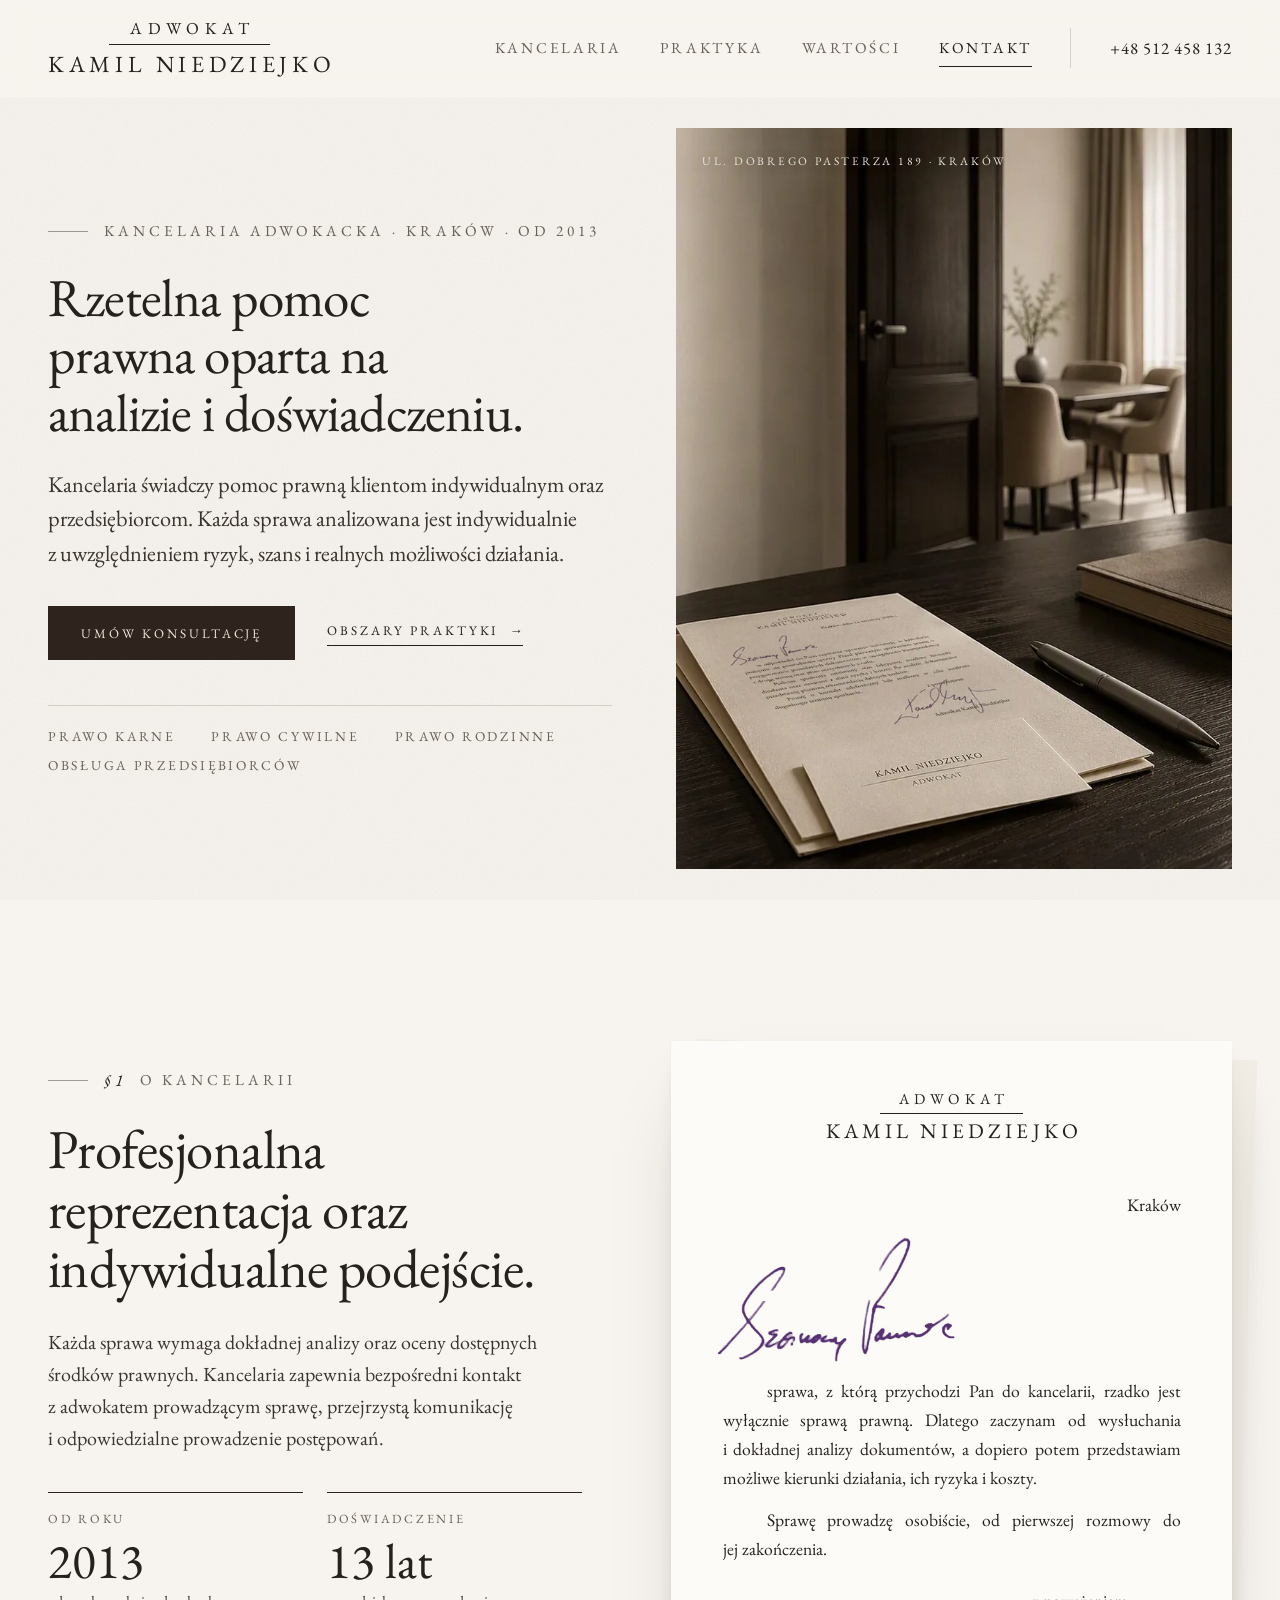
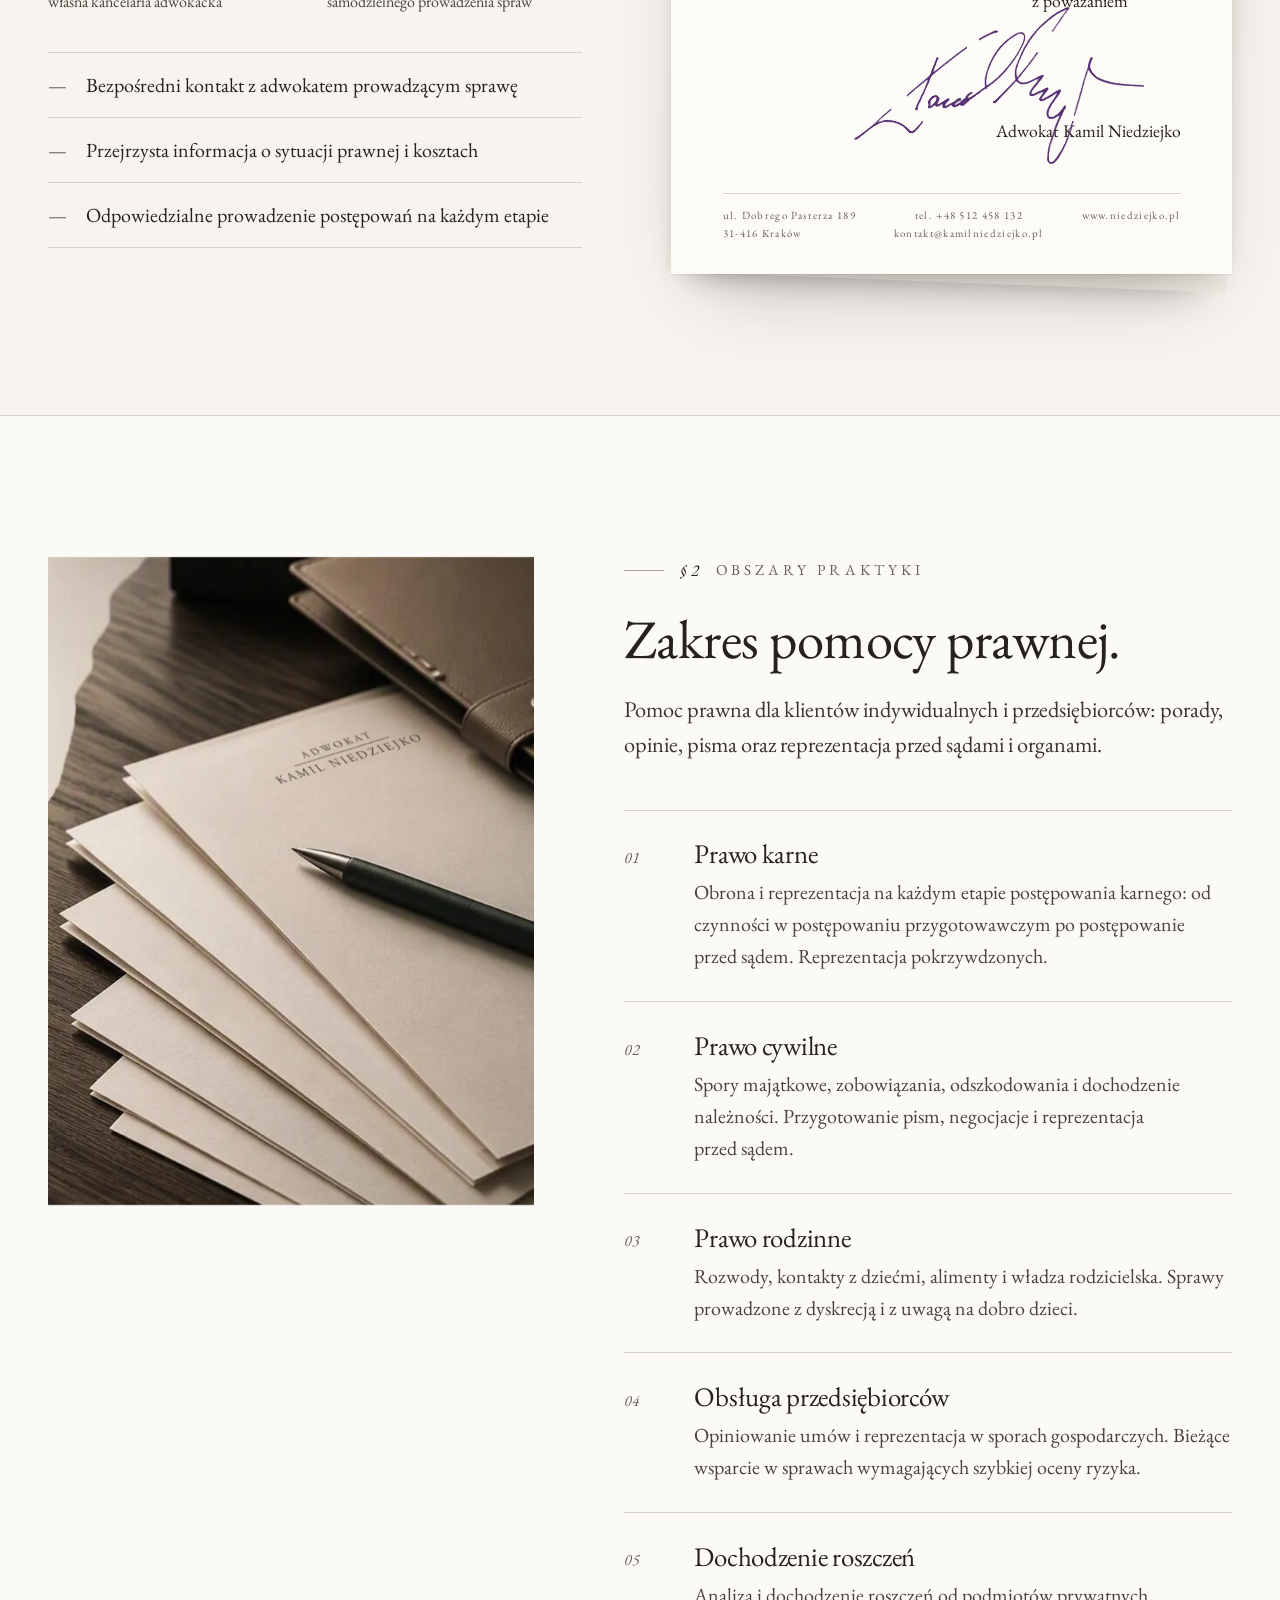
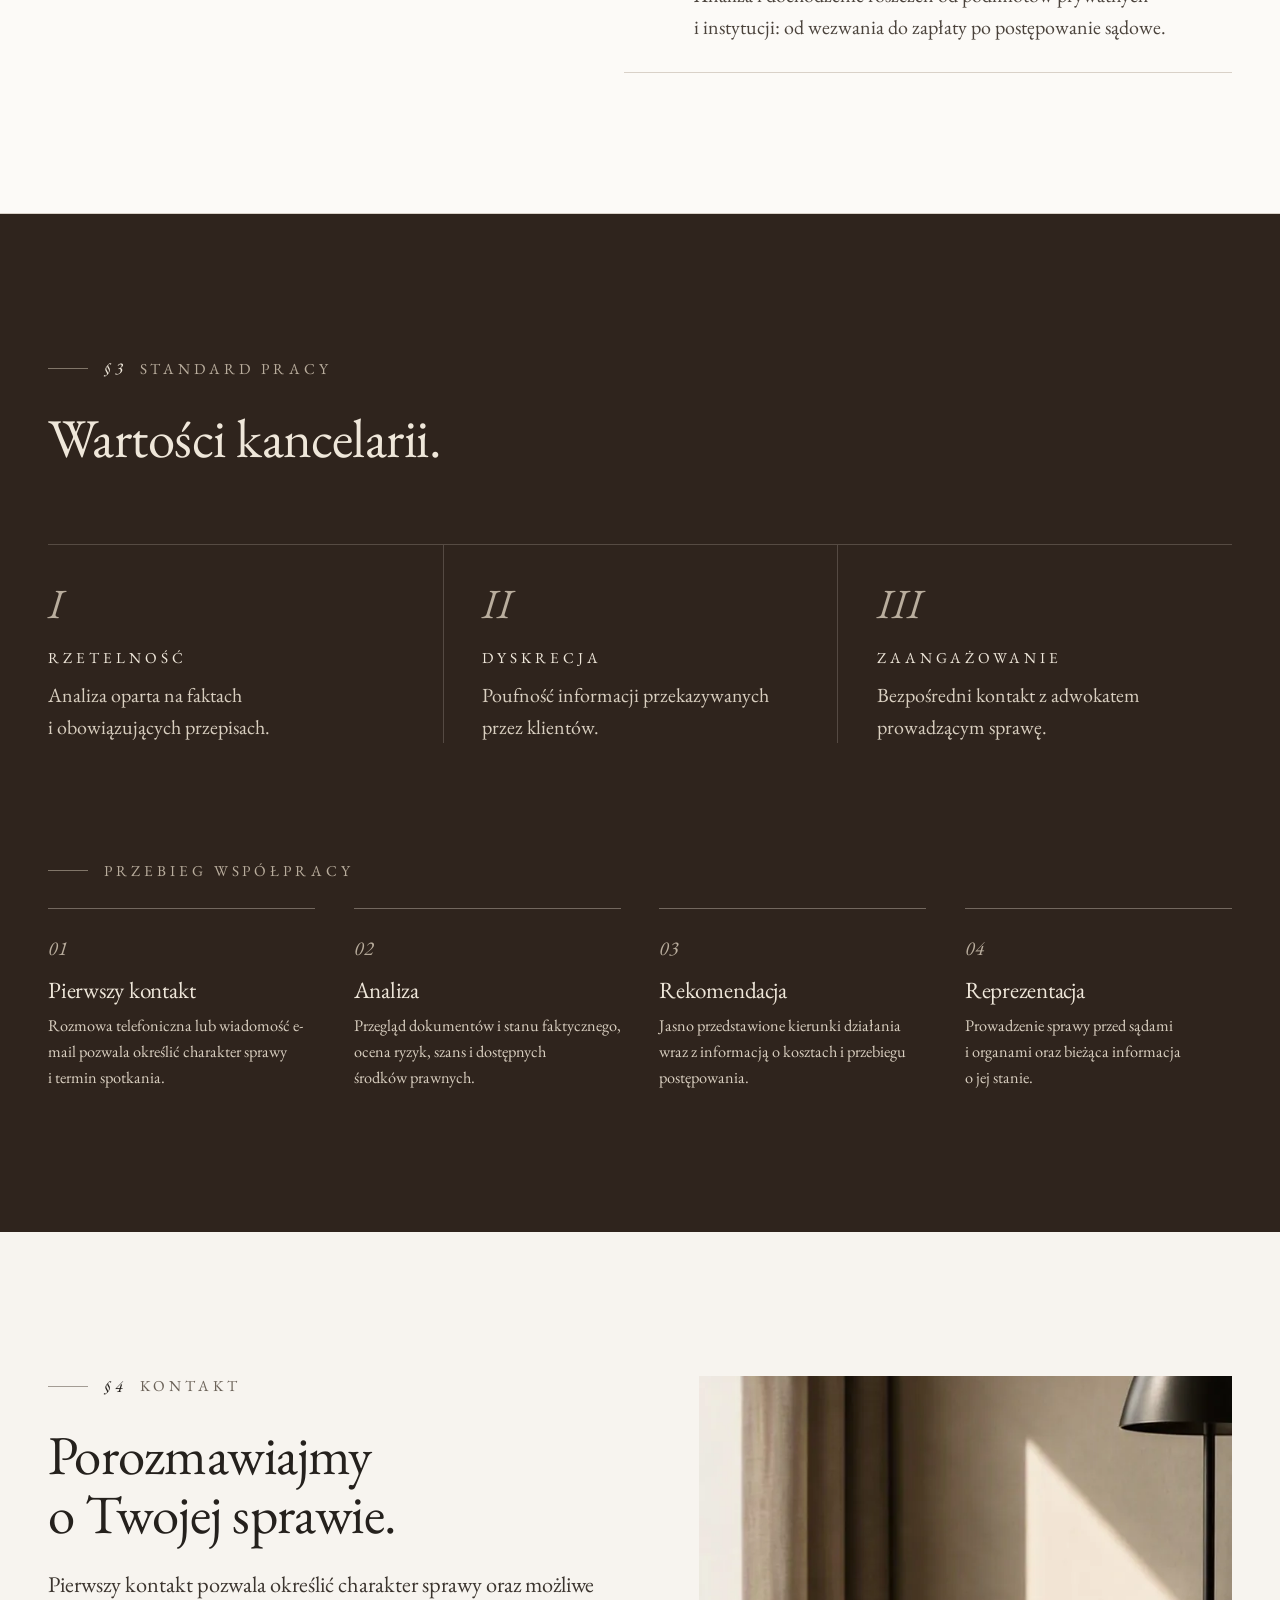
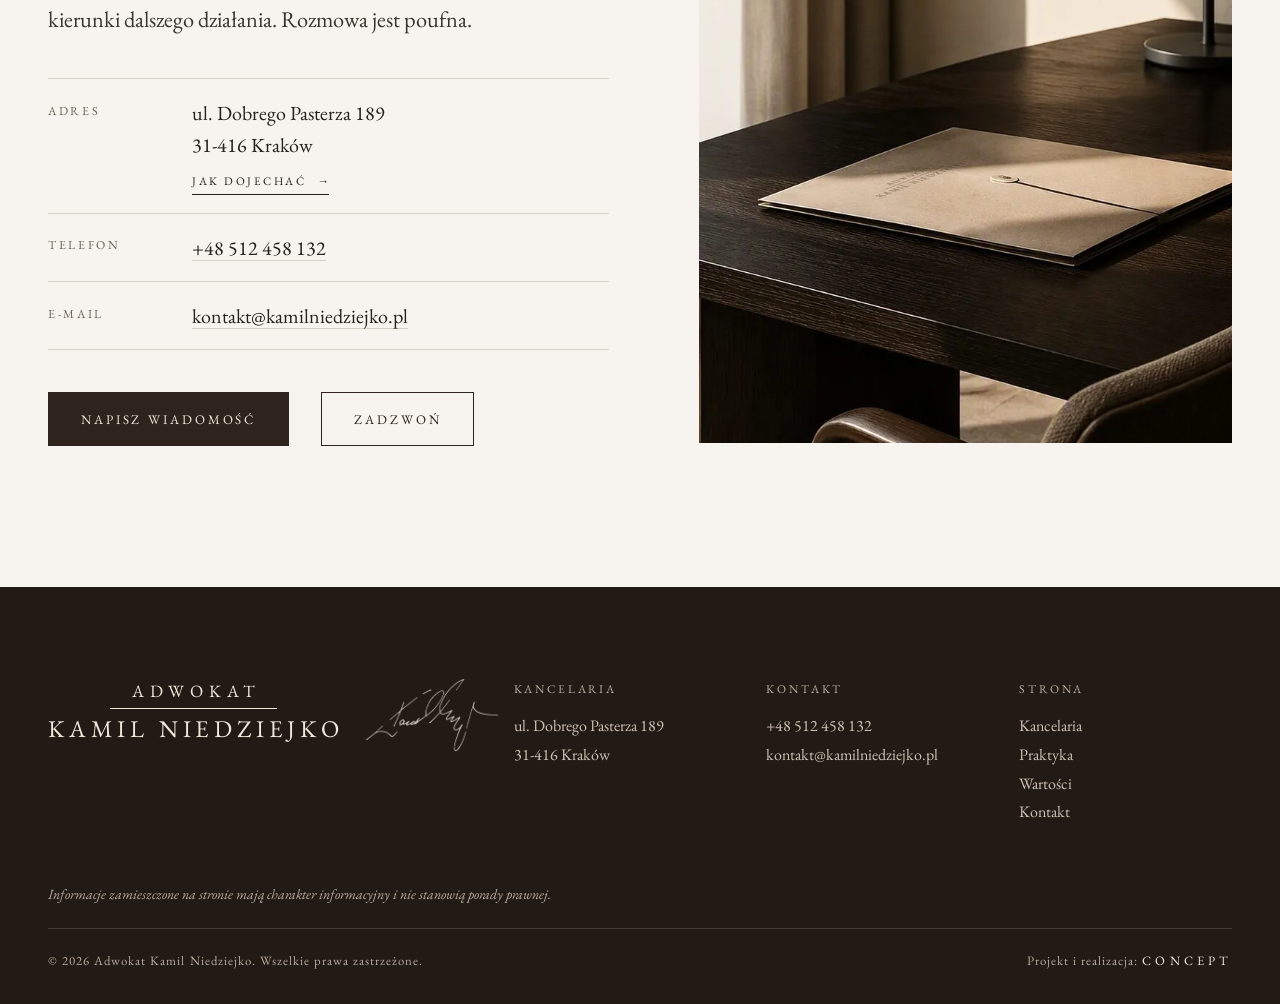
<file: index.html>
<!doctype html>
<html lang="pl">
<head>
<meta charset="utf-8">
<meta name="viewport" content="width=device-width,initial-scale=1">
<title>Adwokat Kamil Niedziejko | Kancelaria adwokacka w Krakowie</title>
<meta name="description" content="Adwokat Kamil Niedziejko, Kraków. Rzetelna pomoc prawna dla klientów indywidualnych i przedsiębiorców: prawo karne, cywilne, rodzinne, dochodzenie roszczeń.">
<script>document.documentElement.classList.add('js')</script>
<link rel="preload" href="assets/fonts/eb-garamond-latin.woff2" as="font" type="font/woff2" crossorigin>
<link rel="preload" href="assets/fonts/eb-garamond-latin-ext.woff2" as="font" type="font/woff2" crossorigin>
<link rel="preload" as="image" href="assets/images/web/hero-letter-760.webp?v=81531014b6" imagesrcset="assets/images/web/hero-letter-760.webp?v=81531014b6 760w, assets/images/web/hero-letter.webp?v=9a11cd3c85 1152w" imagesizes="(max-width: 900px) 100vw, 40vw" fetchpriority="high">
<link rel="stylesheet" href="assets/css/styles.css?v=f301560e1d">
<link rel="icon" href="favicon.ico" sizes="any">
<link rel="icon" type="image/svg+xml" href="favicon.svg">
<link rel="apple-touch-icon" href="assets/icons/apple-touch-icon.png?v=0a20a23040">
<meta name="robots" content="index,follow,max-image-preview:large">
<meta name="author" content="Kamil Niedziejko">
<meta name="theme-color" content="#f7f4ef">
<link rel="canonical" href="https://niedziejko.pl/">
<meta property="og:locale" content="pl_PL">
<meta property="og:type" content="website">
<meta property="og:url" content="https://niedziejko.pl/">
<meta property="og:title" content="Adwokat Kamil Niedziejko | Kraków">
<meta property="og:description" content="Rzetelna pomoc prawna oparta na analizie i doświadczeniu. Kancelaria adwokacka w Krakowie.">
<meta property="og:image" content="https://niedziejko.pl/og-image.jpg">
<meta property="og:image:width" content="1200">
<meta property="og:image:height" content="630">
<meta name="twitter:card" content="summary_large_image">
<meta name="twitter:title" content="Adwokat Kamil Niedziejko | Kraków">
<meta name="twitter:description" content="Rzetelna pomoc prawna oparta na analizie i doświadczeniu. Kancelaria adwokacka w Krakowie.">
<meta name="twitter:image" content="https://niedziejko.pl/og-image.jpg">
<script type="application/ld+json">
{"@context":"https://schema.org","@type":"LegalService","name":"Adwokat Kamil Niedziejko","url":"https://niedziejko.pl/","image":"https://niedziejko.pl/og-image.jpg","telephone":"+48512458132","email":"kontakt@kamilniedziejko.pl","address":{"@type":"PostalAddress","streetAddress":"ul. Dobrego Pasterza 189","postalCode":"31-416","addressLocality":"Kraków","addressCountry":"PL"},"areaServed":"Kraków","foundingDate":"2013","knowsLanguage":"pl","founder":{"@type":"Person","name":"Kamil Niedziejko","jobTitle":"Adwokat"}}
</script>
</head>
<body>

<a class="skip-link" href="#tresc">Przejdź do treści</a>

<header class="site-header">
  <div class="container header-inner">
    <a class="lockup lockup--header" href="#top" aria-label="Adwokat Kamil Niedziejko, strona główna">
      <span class="lockup-top">Adwokat</span>
      <span class="lockup-name">Kamil Niedziejko</span>
    </a>
    <button class="nav-toggle" type="button" aria-expanded="false" aria-controls="site-nav">
      <span class="nav-toggle-label">Menu</span>
      <span class="nav-toggle-bars" aria-hidden="true"></span>
    </button>
    <nav id="site-nav" class="site-nav" aria-label="Nawigacja główna">
      <a href="#o-kancelarii">Kancelaria</a>
      <a href="#praktyka">Praktyka</a>
      <a href="#wartosci">Wartości</a>
      <a href="#kontakt">Kontakt</a>
      <a class="nav-phone" href="tel:+48512458132">+48 512 458 132</a>
    </nav>
  </div>
</header>

<main id="tresc">

  <section class="hero" id="top">
    <div class="container hero-grid">
    <div class="hero-copy">
      <p class="eyebrow reveal">Kancelaria adwokacka&nbsp;&middot; Kraków&nbsp;&middot; od&nbsp;2013</p>
      <h1 class="reveal">Rzetelna pomoc prawna oparta na analizie i&nbsp;doświadczeniu.</h1>
      <p class="lead reveal">Kancelaria świadczy pomoc prawną klientom indywidualnym oraz przedsiębiorcom. Każda sprawa analizowana jest indywidualnie z&nbsp;uwzględnieniem ryzyk, szans i&nbsp;realnych możliwości działania.</p>
      <div class="actions reveal">
        <a class="btn" href="#kontakt">Umów konsultację</a>
        <a class="link-arrow" href="#praktyka">Obszary praktyki</a>
      </div>
      <ul class="hero-areas reveal" aria-label="Główne obszary praktyki">
        <li>Prawo karne</li>
        <li>Prawo cywilne</li>
        <li>Prawo rodzinne</li>
        <li>Obsługa przedsiębiorców</li>
      </ul>
    </div>
    <figure class="hero-media">
      <picture>
        <source type="image/webp" srcset="assets/images/web/hero-letter-760.webp?v=81531014b6 760w, assets/images/web/hero-letter.webp?v=9a11cd3c85 1152w" sizes="(max-width: 900px) 100vw, 40vw">
        <img src="assets/images/web/hero-letter.jpg?v=ab43c164f9" srcset="assets/images/web/hero-letter-760.jpg?v=52c007f935 760w, assets/images/web/hero-letter.jpg?v=ab43c164f9 1152w" sizes="(max-width: 900px) 100vw, 40vw" alt="Pismo na papierze firmowym i wizytówka z nazwiskiem Kamil Niedziejko, adwokat, na ciemnym biurku" width="1152" height="1536" fetchpriority="high" decoding="async">
      </picture>
      <figcaption>ul. Dobrego Pasterza 189 &middot; Kraków</figcaption>
    </figure>
    </div>
  </section>

  <section class="about" id="o-kancelarii">
    <div class="container about-grid">
      <div class="about-copy">
        <p class="eyebrow reveal"><span class="para">&sect; 1</span> O kancelarii</p>
        <h2 class="reveal">Profesjonalna reprezentacja oraz indywidualne podejście.</h2>
        <p class="reveal">Każda sprawa wymaga dokładnej analizy oraz oceny dostępnych środków prawnych. Kancelaria zapewnia bezpośredni kontakt z&nbsp;adwokatem prowadzącym sprawę, przejrzystą komunikację i&nbsp;odpowiedzialne prowadzenie postępowań.</p>
        <dl class="since reveal">
          <div><dt>Od roku</dt><dd>2013</dd><dd class="since-note">własna kancelaria adwokacka</dd></div>
          <div><dt>Doświadczenie</dt><dd><span data-years-since="2013">13</span> <span data-years-word>lat</span></dd><dd class="since-note">samodzielnego prowadzenia spraw</dd></div>
        </dl>
        <ul class="rule-list reveal">
          <li>Bezpośredni kontakt z&nbsp;adwokatem prowadzącym sprawę</li>
          <li>Przejrzysta informacja o&nbsp;sytuacji prawnej i&nbsp;kosztach</li>
          <li>Odpowiedzialne prowadzenie postępowań na każdym etapie</li>
        </ul>
      </div>

      <div class="letter-wrap reveal">
      <article class="letter" lang="pl" aria-label="List od adwokata">
        <header class="letter-head">
          <span class="lockup">
            <span class="lockup-top">Adwokat</span>
            <span class="lockup-name">Kamil Niedziejko</span>
          </span>
        </header>
        <p class="letter-place">Kraków</p>
        <p class="letter-salutation"><img src="assets/images/web/salutation-ink.png?v=4f0a660592" alt="Szanowny Panie," width="373" height="197" loading="lazy" decoding="async"></p>
        <p>sprawa, z&nbsp;którą przychodzi Pan do kancelarii, rzadko jest wyłącznie sprawą prawną. Dlatego zaczynam od wysłuchania i&nbsp;dokładnej analizy dokumentów, a&nbsp;dopiero potem przedstawiam możliwe kierunki działania, ich ryzyka i&nbsp;koszty.</p>
        <p>Sprawę prowadzę osobiście, od pierwszej rozmowy do jej zakończenia.</p>
        <div class="letter-sign">
          <p>z poważaniem</p>
          <img src="assets/images/web/signature-ink.png?v=1151ac054e" alt="Podpis Kamila Niedziejki" width="604" height="315" loading="lazy" decoding="async">
          <p>Adwokat Kamil Niedziejko</p>
        </div>
        <footer class="letter-foot">
          <span>ul. Dobrego Pasterza 189<br>31-416 Kraków</span>
          <span>tel. +48 512 458 132<br>kontakt@kamilniedziejko.pl</span>
          <span>www.niedziejko.pl</span>
        </footer>
      </article>
      </div>
    </div>
  </section>

  <section class="practice" id="praktyka">
    <div class="container practice-grid">
      <figure class="practice-media reveal">
        <picture>
          <source type="image/webp" srcset="assets/images/web/letterhead-paper-640.webp?v=4f005d505b 640w, assets/images/web/letterhead-paper.webp?v=db3af45960 1000w" sizes="(max-width: 900px) 100vw, 40vw">
          <img src="assets/images/web/letterhead-paper.jpg?v=d5bdd49cb4" srcset="assets/images/web/letterhead-paper-640.jpg?v=9b69e99711 640w, assets/images/web/letterhead-paper.jpg?v=d5bdd49cb4 1000w" sizes="(max-width: 900px) 100vw, 40vw" alt="Papier firmowy kancelarii z nagłówkiem Adwokat Kamil Niedziejko i pióro na biurku" width="1000" height="1802" loading="lazy" decoding="async">
        </picture>
      </figure>
      <div class="practice-copy">
        <p class="eyebrow reveal"><span class="para">&sect; 2</span> Obszary praktyki</p>
        <h2 class="reveal">Zakres pomocy prawnej.</h2>
        <p class="section-lead reveal">Pomoc prawna dla klientów indywidualnych i&nbsp;przedsiębiorców: porady, opinie, pisma oraz reprezentacja przed sądami i&nbsp;organami.</p>
        <ol class="areas">
          <li class="area reveal">
            <h3>Prawo karne</h3>
            <p>Obrona i&nbsp;reprezentacja na każdym etapie postępowania karnego: od czynności w&nbsp;postępowaniu przygotowawczym po postępowanie przed sądem. Reprezentacja pokrzywdzonych.</p>
          </li>
          <li class="area reveal">
            <h3>Prawo cywilne</h3>
            <p>Spory majątkowe, zobowiązania, odszkodowania i&nbsp;dochodzenie należności. Przygotowanie pism, negocjacje i&nbsp;reprezentacja przed sądem.</p>
          </li>
          <li class="area reveal">
            <h3>Prawo rodzinne</h3>
            <p>Rozwody, kontakty z&nbsp;dziećmi, alimenty i&nbsp;władza rodzicielska. Sprawy prowadzone z&nbsp;dyskrecją i&nbsp;z&nbsp;uwagą na dobro dzieci.</p>
          </li>
          <li class="area reveal">
            <h3>Obsługa przedsiębiorców</h3>
            <p>Opiniowanie umów i&nbsp;reprezentacja w&nbsp;sporach gospodarczych. Bieżące wsparcie w&nbsp;sprawach wymagających szybkiej oceny ryzyka.</p>
          </li>
          <li class="area reveal">
            <h3>Dochodzenie roszczeń</h3>
            <p>Analiza i&nbsp;dochodzenie roszczeń od podmiotów prywatnych i&nbsp;instytucji: od wezwania do zapłaty po postępowanie sądowe.</p>
          </li>
        </ol>
      </div>
    </div>
  </section>

  <section class="values" id="wartosci">
    <div class="container">
      <div class="values-head">
        <p class="eyebrow reveal"><span class="para">&sect; 3</span> Standard pracy</p>
        <h2 class="reveal">Wartości kancelarii.</h2>
      </div>
      <div class="values-grid">
        <div class="value reveal">
          <span class="value-num" aria-hidden="true">I</span>
          <h3>Rzetelność</h3>
          <p>Analiza oparta na faktach i&nbsp;obowiązujących przepisach.</p>
        </div>
        <div class="value reveal">
          <span class="value-num" aria-hidden="true">II</span>
          <h3>Dyskrecja</h3>
          <p>Poufność informacji przekazywanych przez klientów.</p>
        </div>
        <div class="value reveal">
          <span class="value-num" aria-hidden="true">III</span>
          <h3>Zaangażowanie</h3>
          <p>Bezpośredni kontakt z&nbsp;adwokatem prowadzącym sprawę.</p>
        </div>
      </div>

      <div class="process">
        <p class="eyebrow eyebrow--light reveal">Przebieg współpracy</p>
        <ol class="steps">
          <li class="step reveal"><span>01</span><h3>Pierwszy kontakt</h3><p>Rozmowa telefoniczna lub wiadomość e-mail pozwala określić charakter sprawy i&nbsp;termin spotkania.</p></li>
          <li class="step reveal"><span>02</span><h3>Analiza</h3><p>Przegląd dokumentów i&nbsp;stanu faktycznego, ocena ryzyk, szans i&nbsp;dostępnych środków prawnych.</p></li>
          <li class="step reveal"><span>03</span><h3>Rekomendacja</h3><p>Jasno przedstawione kierunki działania wraz z&nbsp;informacją o&nbsp;kosztach i&nbsp;przebiegu postępowania.</p></li>
          <li class="step reveal"><span>04</span><h3>Reprezentacja</h3><p>Prowadzenie sprawy przed sądami i&nbsp;organami oraz bieżąca informacja o&nbsp;jej stanie.</p></li>
        </ol>
      </div>
    </div>
  </section>

  <section class="contact" id="kontakt">
    <div class="container contact-grid">
      <div class="contact-copy">
        <p class="eyebrow reveal"><span class="para">&sect; 4</span> Kontakt</p>
        <h2 class="reveal">Porozmawiajmy o&nbsp;Twojej sprawie.</h2>
        <p class="section-lead reveal">Pierwszy kontakt pozwala określić charakter sprawy oraz możliwe kierunki dalszego działania. Rozmowa jest poufna.</p>
        <dl class="contact-list reveal">
          <div><dt>Adres</dt><dd>ul. Dobrego Pasterza 189<br>31-416 Kraków<br><a class="link-arrow link-arrow--small" href="https://www.google.com/maps/search/?api=1&amp;query=ul.+Dobrego+Pasterza+189%2C+31-416+Krak%C3%B3w" target="_blank" rel="noopener">Jak dojechać</a></dd></div>
          <div><dt>Telefon</dt><dd><a href="tel:+48512458132">+48 512 458 132</a></dd></div>
          <div><dt>E-mail</dt><dd><a href="mailto:kontakt@kamilniedziejko.pl">kontakt@kamilniedziejko.pl</a></dd></div>
        </dl>
        <div class="actions reveal">
          <a class="btn" href="mailto:kontakt@kamilniedziejko.pl?subject=Konsultacja%20-%20zg%C5%82oszenie%20sprawy">Napisz wiadomość</a>
          <a class="btn btn-ghost" href="tel:+48512458132">Zadzwoń</a>
        </div>
      </div>
      <figure class="contact-media reveal">
        <picture>
          <source type="image/webp" srcset="assets/images/web/desk-folder-720.webp?v=68dfe04ac2 720w, assets/images/web/desk-folder.webp?v=7915df6a32 1100w" sizes="(max-width: 900px) 100vw, 44vw">
          <img src="assets/images/web/desk-folder.jpg?v=cd42682942" srcset="assets/images/web/desk-folder-720.jpg?v=160f027327 720w, assets/images/web/desk-folder.jpg?v=cd42682942 1100w" sizes="(max-width: 900px) 100vw, 44vw" alt="Teczka z tłoczonym nazwiskiem Adwokat Kamil Niedziejko na biurku w świetle popołudnia" width="1100" height="1528" loading="lazy" decoding="async">
        </picture>
      </figure>
    </div>
  </section>

</main>

<footer class="site-footer">
  <div class="container">
    <div class="footer-top">
      <div class="footer-brand">
        <span class="lockup lockup--footer">
          <span class="lockup-top">Adwokat</span>
          <span class="lockup-name">Kamil Niedziejko</span>
        </span>
        <img class="footer-signature" src="assets/images/web/signature-paper.png?v=00b4c49dd9" alt="" width="604" height="315" loading="lazy" decoding="async">
      </div>
      <div class="footer-col">
        <h2>Kancelaria</h2>
        <p>ul. Dobrego Pasterza 189<br>31-416 Kraków</p>
      </div>
      <div class="footer-col">
        <h2>Kontakt</h2>
        <p><a href="tel:+48512458132">+48 512 458 132</a><br><a href="mailto:kontakt@kamilniedziejko.pl">kontakt@kamilniedziejko.pl</a></p>
      </div>
      <nav class="footer-col" aria-label="Nawigacja w stopce">
        <h2>Strona</h2>
        <p><a href="#o-kancelarii">Kancelaria</a><br><a href="#praktyka">Praktyka</a><br><a href="#wartosci">Wartości</a><br><a href="#kontakt">Kontakt</a></p>
      </nav>
    </div>
    <p class="footer-note">Informacje zamieszczone na stronie mają charakter informacyjny i&nbsp;nie stanowią porady prawnej.</p>
    <div class="footer-bottom">
      <p>&copy; <span data-year>2026</span> Adwokat Kamil Niedziejko. Wszelkie prawa zastrzeżone.</p>
      <p class="credit">Projekt i&nbsp;realizacja: <span class="credit-mark">CONCEPT</span></p>
    </div>
  </div>
</footer>

<script src="assets/js/main.js?v=e350d7c52e" defer></script>
</body>
</html>
</file>
<file: assets/css/styles.css>
/* Adwokat Kamil Niedziejko - identyfikacja oparta na papierze firmowym kancelarii.
   Garamond (jak na piśmie), papier, espresso; fiolet wyłącznie dla atramentu podpisu. */

/* EB Garamond (SIL OFL 1.1, assets/fonts/OFL.txt) - hosted locally, no third-party requests */
@font-face { font-family: "EB Garamond"; font-style: normal; font-weight: 400 500; font-display: swap;
  src: url("../fonts/eb-garamond-latin-ext.woff2") format("woff2");
  unicode-range: U+0100-02BA, U+02BD-02C5, U+02C7-02CC, U+02CE-02D7, U+02DD-02FF, U+0304, U+0308, U+0329, U+1D00-1DBF, U+1E00-1E9F, U+1EF2-1EFF, U+2020, U+20A0-20AB, U+20AD-20C0, U+2113, U+2C60-2C7F, U+A720-A7FF; }
@font-face { font-family: "EB Garamond"; font-style: normal; font-weight: 400 500; font-display: swap;
  src: url("../fonts/eb-garamond-latin.woff2") format("woff2");
  unicode-range: U+0000-00FF, U+0131, U+0152-0153, U+02BB-02BC, U+02C6, U+02DA, U+02DC, U+0304, U+0308, U+0329, U+2000-206F, U+20AC, U+2122, U+2191, U+2193, U+2212, U+2215, U+FEFF, U+FFFD; }
@font-face { font-family: "EB Garamond"; font-style: italic; font-weight: 400; font-display: swap;
  src: url("../fonts/eb-garamond-italic-latin-ext.woff2") format("woff2");
  unicode-range: U+0100-02BA, U+02BD-02C5, U+02C7-02CC, U+02CE-02D7, U+02DD-02FF, U+0304, U+0308, U+0329, U+1D00-1DBF, U+1E00-1E9F, U+1EF2-1EFF, U+2020, U+20A0-20AB, U+20AD-20C0, U+2113, U+2C60-2C7F, U+A720-A7FF; }
@font-face { font-family: "EB Garamond"; font-style: italic; font-weight: 400; font-display: swap;
  src: url("../fonts/eb-garamond-italic-latin.woff2") format("woff2");
  unicode-range: U+0000-00FF, U+0131, U+0152-0153, U+02BB-02BC, U+02C6, U+02DA, U+02DC, U+0304, U+0308, U+0329, U+2000-206F, U+20AC, U+2122, U+2191, U+2193, U+2212, U+2215, U+FEFF, U+FFFD; }

:root {
  --paper: #f7f4ef;
  --sheet: #fdfbf8;
  --surface: #fcfaf7;
  --ink: #25211d;
  --muted: #6b6258;
  --line: #d9d1c8;
  --espresso: #2f241d;
  --espresso-deep: #221a15;
  --cream: #efe7da;
  --cream-muted: #b9ad9d;
  --violet: #4b2d6e;

  --serif: "EB Garamond", "Adobe Garamond Pro", Garamond, "Times New Roman", serif;
  --container: 1360px;
  --gutter: clamp(1.25rem, 4vw, 3rem);
  --section: clamp(5rem, 11vw, 9.5rem);
  --header-h: 96px;
  --ease: cubic-bezier(.2, .7, .2, 1);
}

*, *::before, *::after { box-sizing: border-box; }
* { margin: 0; padding: 0; }

html {
  scroll-behavior: smooth;
  scroll-padding-top: var(--header-h);
  -webkit-text-size-adjust: 100%;
}

body {
  background: var(--paper);
  color: var(--ink);
  font-family: var(--serif);
  font-size: clamp(1.125rem, 1rem + .35vw, 1.25rem);
  line-height: 1.6;
  font-kerning: normal;
  font-variant-ligatures: common-ligatures;
  text-rendering: optimizeLegibility;
  -webkit-font-smoothing: antialiased;
}

/* paper grain */
body::before {
  content: "";
  position: fixed;
  inset: 0;
  z-index: 1;
  pointer-events: none;
  opacity: .06;
  mix-blend-mode: multiply;
  background-image: url("data:image/svg+xml,%3Csvg xmlns='http://www.w3.org/2000/svg' width='220' height='220'%3E%3Cfilter id='n'%3E%3CfeTurbulence type='fractalNoise' baseFrequency='.85' numOctaves='3' stitchTiles='stitch'/%3E%3CfeColorMatrix values='0 0 0 0 .15 0 0 0 0 .12 0 0 0 0 .1 0 0 0 1 0'/%3E%3C/filter%3E%3Crect width='100%25' height='100%25' filter='url(%23n)'/%3E%3C/svg%3E");
}

img, picture { display: block; max-width: 100%; height: auto; }
figure { margin: 0; }
ul, ol { list-style: none; }
a { color: inherit; text-decoration: none; }
::selection { background: var(--violet); color: var(--sheet); }

:focus-visible { outline: 1px solid currentColor; outline-offset: 4px; }

.container { width: min(100% - 2 * var(--gutter), var(--container)); margin-inline: auto; }

.skip-link {
  position: absolute; left: 1rem; top: -4rem; z-index: 100;
  padding: .6rem 1rem; background: var(--espresso); color: var(--cream);
}
.skip-link:focus { top: 1rem; }

/* ---------- type ---------- */

h1, h2, h3 { font-weight: 400; line-height: 1.08; letter-spacing: -.01em; text-wrap: balance; }
h1 { font-size: clamp(2.4rem, 1.4rem + 2.4vw, 4rem); letter-spacing: -.015em; }
h2 { font-size: clamp(2.1rem, 1.5rem + 2.4vw, 3.6rem); }
h3 { font-size: clamp(1.4rem, 1.2rem + .6vw, 1.75rem); }
p { text-wrap: pretty; }

.eyebrow {
  display: flex; align-items: center; gap: 1rem;
  margin-bottom: 1.6rem;
  font-size: .95rem; letter-spacing: .26em; text-transform: uppercase;
  color: var(--muted);
}
.eyebrow::before { content: ""; width: 2.5rem; height: 1px; background: currentColor; opacity: .6; }
.eyebrow .para { font-style: italic; letter-spacing: .05em; text-transform: none; font-size: 1.05rem; color: var(--ink); }

.lead, .section-lead { font-size: clamp(1.2rem, 1.05rem + .45vw, 1.4rem); line-height: 1.55; color: #3b342e; max-width: 34em; }
.section-lead { margin-top: 1.5rem; }

/* ---------- lockup (as on the letterhead) ---------- */

.lockup {
  display: inline-flex; flex-direction: column; align-items: center;
  text-transform: uppercase; line-height: 1; white-space: nowrap;
}
.lockup-top {
  font-size: .72em; letter-spacing: .36em;
  padding: 0 .9em .42em calc(.9em + .36em);
  margin-bottom: .45em;
  border-bottom: 1px solid currentColor;
}
.lockup-name { font-size: 1em; letter-spacing: .2em; margin-right: -.2em; }

.lockup--header { font-size: 1.45rem; }
.lockup--footer { font-size: 1.5rem; color: var(--cream); }

/* ---------- buttons & links ---------- */

.actions { display: flex; flex-wrap: wrap; align-items: center; gap: 1.2rem 2rem; margin-top: 2.6rem; }

.btn {
  display: inline-flex; align-items: center; justify-content: center;
  min-height: 3.4rem; padding: 0 2rem;
  background: var(--espresso); color: var(--cream);
  border: 1px solid var(--espresso);
  font-size: .82rem; letter-spacing: .22em; text-transform: uppercase;
  transition: background .3s var(--ease), color .3s var(--ease);
}
.btn:hover { background: var(--espresso-deep); }
.btn-ghost { background: transparent; color: var(--espresso); }
.btn-ghost:hover { background: var(--espresso); color: var(--cream); }

.link-arrow {
  position: relative; display: inline-flex; align-items: center; gap: .7rem;
  font-size: .82rem; letter-spacing: .22em; text-transform: uppercase;
  padding-bottom: .3rem;
  background: linear-gradient(currentColor, currentColor) 0 100% / 100% 1px no-repeat;
  transition: background-size .35s var(--ease), color .3s;
}
.link-arrow::after { content: "\2192"; letter-spacing: 0; transition: transform .35s var(--ease); }
.link-arrow:hover { color: var(--violet); }
.link-arrow:hover::after { transform: translateX(4px); }
.link-arrow--small { font-size: .72rem; margin-top: .7rem; }

/* ---------- header ---------- */

.site-header {
  position: fixed; inset: 0 0 auto; z-index: 50;
  background: rgba(247, 244, 239, .94);
  -webkit-backdrop-filter: blur(12px); backdrop-filter: blur(12px);
  border-bottom: 1px solid transparent;
  transition: border-color .3s, box-shadow .3s;
}
.site-header.is-scrolled { border-color: var(--line); box-shadow: 0 10px 30px -24px rgba(37, 33, 29, .5); }
.header-inner { height: var(--header-h); display: flex; align-items: center; justify-content: space-between; gap: 2rem; }

.site-nav { display: flex; align-items: center; gap: 2.4rem; }
.site-nav a {
  font-size: .95rem; letter-spacing: .18em; text-transform: uppercase; color: var(--muted);
  padding: .4rem 0;
  background: linear-gradient(var(--ink), var(--ink)) 0 100% / 0 1px no-repeat;
  transition: color .3s, background-size .35s var(--ease);
}
.site-nav a:hover, .site-nav a.is-active { color: var(--ink); background-size: 100% 1px; }
.site-nav .nav-phone { font-size: 1.05rem; letter-spacing: .06em; color: var(--ink); padding-left: 2.4rem; border-left: 1px solid var(--line); background: none; }
.site-nav .nav-phone:hover { color: var(--violet); }

.nav-toggle { display: none; }

/* ---------- hero ---------- */

/* hero fits the first screen: header + copy + the whole photo, card included */
.hero {
  height: 100svh; min-height: 600px;
  padding: calc(var(--header-h) + clamp(1rem, 3.5vh, 2.75rem)) 0 clamp(1rem, 3.5vh, 2.75rem);
}
.hero-grid {
  height: 100%;
  display: grid; grid-template-columns: minmax(0, 1fr) auto;
  gap: clamp(2.5rem, 5vw, 6rem); align-items: center;
}
.hero h1 { max-width: 13em; }
.hero .lead { margin-top: 1.6rem; }
.hero .actions { margin-top: 2.2rem; }
.hero-areas {
  display: flex; flex-wrap: wrap; gap: .5rem 2.2rem;
  margin-top: clamp(1.8rem, 5vh, 3.2rem); padding-top: 1.2rem;
  border-top: 1px solid var(--line);
  font-size: .85rem; letter-spacing: .2em; text-transform: uppercase; color: var(--muted);
}
@media (min-width: 901px) and (max-height: 780px) {
  .hero-areas { display: none; }
}

.hero-media { position: relative; height: 100%; aspect-ratio: 3 / 4; max-width: 44vw; overflow: hidden; background: var(--espresso); }
.hero-media picture, .hero-media img { width: 100%; height: 100%; }
.hero-media img { object-fit: cover; object-position: 50% 100%; }
.hero-media figcaption {
  position: absolute; left: 1.6rem; top: 1.5rem;
  font-size: .72rem; letter-spacing: .24em; text-transform: uppercase; color: var(--cream);
  text-shadow: 0 1px 12px rgba(0, 0, 0, .35);
}

/* ---------- about + letter ---------- */

.about { padding: var(--section) 0; overflow-x: clip; }
.about-grid { display: grid; grid-template-columns: minmax(0, 1fr) minmax(0, 1.05fr); gap: clamp(3rem, 7vw, 7rem); align-items: center; }
.about-copy h2 { max-width: 12em; }
.about-copy > p:not(.eyebrow) { margin-top: 1.8rem; max-width: 32em; color: #3b342e; }

.since { display: grid; grid-template-columns: repeat(2, minmax(0, 1fr)); gap: 1.5rem; margin-top: 2.4rem; }
.since > div { padding-top: 1rem; border-top: 1px solid var(--espresso); }
.since dt { font-size: .78rem; letter-spacing: .22em; text-transform: uppercase; color: var(--muted); }
.since dd { font-size: clamp(2.4rem, 1.8rem + 1.6vw, 3.4rem); line-height: 1.1; margin-top: .3rem; }
.since .since-note { font-size: 1rem; line-height: 1.4; margin-top: .2rem; color: #4a423b; }
.rule-list { margin-top: 2.4rem; border-top: 1px solid var(--line); }
.rule-list li { display: flex; gap: 1.2rem; padding: 1rem 0; border-bottom: 1px solid var(--line); }
.rule-list li::before { content: "\2014"; color: var(--muted); }

.letter-wrap { position: relative; isolation: isolate; }
.letter-wrap::before {
  content: ""; position: absolute; inset: 0; z-index: 0;
  background: #f1ece4;
  transform: rotate(2.2deg) translate(10px, 8px);
  box-shadow: 0 20px 40px -30px rgba(37, 33, 29, .4);
}
.letter {
  position: relative; z-index: 1;
  padding: clamp(2.2rem, 4vw, 3.6rem) clamp(1.6rem, 4vw, 3.6rem) clamp(1.4rem, 2.5vw, 2rem);
  background: var(--sheet);
  font-size: clamp(1rem, .95rem + .2vw, 1.1rem);
  line-height: 1.65;
  box-shadow:
    0 1px 1px rgba(37, 33, 29, .06),
    0 12px 24px -16px rgba(37, 33, 29, .25),
    0 40px 80px -40px rgba(37, 33, 29, .35);
}
.letter-head { display: flex; justify-content: center; margin-bottom: clamp(2rem, 4vw, 3rem); font-size: clamp(1.05rem, .9rem + .5vw, 1.4rem); }
.letter-place { text-align: right; margin-bottom: 1.6rem; }
.letter p { text-align: justify; hyphens: auto; -webkit-hyphens: auto; }
.letter-place, .letter-salutation { text-align: left; }
.letter-place { text-align: right !important; }
/* handwritten salutation and signature: oversized, as in Kamil's letters */
.letter-salutation { margin: -.6rem 0 .4rem -.5rem; }
.letter-salutation img { width: min(52%, 250px); }
.letter p + p:not(.letter-place):not(.letter-salutation) { margin-top: .8rem; }
.letter > p:not(.letter-place):not(.letter-salutation) { text-indent: 2.5em; }
.letter-sign { margin: 1.4rem 0 0 auto; width: max(min(64%, 330px), min(80%, 260px)); }
.letter-sign p { text-align: right; }
.letter-sign p:first-child { padding-right: 18%; }
.letter-sign img { width: 100%; margin: -.6rem 0 -17% -12%; position: relative; z-index: 1; }
.letter-sign p:last-child { position: relative; }
.letter-foot {
  display: flex; justify-content: space-between; gap: 1rem;
  margin-top: clamp(2rem, 4vw, 3rem); padding-top: .8rem;
  border-top: 1px solid var(--line);
  font-size: .68rem; letter-spacing: .12em; line-height: 1.6; color: var(--muted);
}
.letter-foot span:nth-child(2) { text-align: center; }
.letter-foot span:last-child { text-align: right; }

/* ---------- practice ---------- */

.practice { padding: var(--section) 0; background: var(--surface); border-block: 1px solid var(--line); }
.practice-grid { display: grid; grid-template-columns: minmax(0, .8fr) minmax(0, 1fr); gap: clamp(3rem, 7vw, 7rem); align-items: start; }
.practice-media { position: sticky; top: calc(var(--header-h) + 2rem); }
.practice-media img { width: 100%; aspect-ratio: 3 / 4; object-fit: cover; object-position: 50% 22%; }

.areas { margin-top: 3rem; border-top: 1px solid var(--line); counter-reset: area; }
.area {
  display: grid; grid-template-columns: 3.4rem minmax(0, 1fr); column-gap: 1rem;
  padding: 1.8rem 0; border-bottom: 1px solid var(--line);
  counter-increment: area;
}
.area::before {
  content: counter(area, decimal-leading-zero);
  grid-row: span 2; padding-top: .35rem;
  font-style: italic; font-size: 1rem; color: var(--muted);
}
.area p { margin-top: .5rem; color: #4a423b; max-width: 34em; }

/* ---------- values + process (dark) ---------- */

.values { padding: var(--section) 0; background: var(--espresso); color: var(--cream); }
.values .eyebrow { color: var(--cream-muted); }
.values .eyebrow .para { color: var(--cream); }
.values-grid { display: grid; grid-template-columns: repeat(3, minmax(0, 1fr)); margin-top: clamp(3rem, 6vw, 5rem); border-top: 1px solid rgba(239, 231, 218, .2); }
.value { padding: 2.4rem clamp(1.2rem, 3vw, 2.8rem) 0 0; }
.value + .value { padding-left: clamp(1.2rem, 3vw, 2.8rem); border-left: 1px solid rgba(239, 231, 218, .2); }
.value-num { display: block; font-style: italic; font-size: 2.6rem; line-height: 1; color: var(--cream-muted); margin-bottom: 1.6rem; }
.value h3 { font-size: .95rem; letter-spacing: .26em; text-transform: uppercase; }
.value p { margin-top: .8rem; color: #d9cfc0; max-width: 20em; }

.process { margin-top: clamp(4.5rem, 9vw, 7.5rem); }
.steps { display: grid; grid-template-columns: repeat(4, minmax(0, 1fr)); gap: clamp(1.5rem, 3vw, 3rem); }
.step { padding-top: 1.4rem; border-top: 1px solid rgba(239, 231, 218, .35); }
.step span { font-style: italic; color: var(--cream-muted); }
.step h3 { margin-top: .9rem; font-size: 1.45rem; }
.step p { margin-top: .6rem; font-size: 1.02rem; color: #d9cfc0; }

/* ---------- contact ---------- */

.contact { padding: var(--section) 0; }
.contact-grid { display: grid; grid-template-columns: minmax(0, 1fr) minmax(0, .95fr); gap: clamp(3rem, 7vw, 7rem); align-items: center; }
.contact-copy h2 { max-width: 11em; }
.contact-list { margin-top: 2.6rem; border-top: 1px solid var(--line); }
.contact-list > div { display: grid; grid-template-columns: 8rem minmax(0, 1fr); gap: 1rem; padding: 1.1rem 0; border-bottom: 1px solid var(--line); }
.contact-list dt { padding-top: .3rem; font-size: .76rem; letter-spacing: .22em; text-transform: uppercase; color: var(--muted); }
.contact-list dd a:not(.link-arrow) { background: linear-gradient(var(--line), var(--line)) 0 100% / 100% 1px no-repeat; transition: color .3s; }
.contact-list dd a:not(.link-arrow):hover { color: var(--violet); }
.contact-media img { width: 100%; aspect-ratio: 4 / 5; object-fit: cover; object-position: 50% 72%; }

/* ---------- footer ---------- */

.site-footer { background: var(--espresso-deep); color: #cdc2b3; padding: clamp(4rem, 8vw, 6rem) 0 2rem; font-size: 1rem; }
.site-footer a { transition: color .3s; }
.site-footer a:hover { color: var(--sheet); }
.footer-top { display: grid; grid-template-columns: 2fr repeat(3, 1fr); gap: 2.5rem; align-items: start; }
.footer-brand { display: flex; align-items: center; gap: 1.6rem; }
.footer-signature { width: auto; height: 4.6rem; margin: -.6rem 0 -1rem; opacity: .8; }
.footer-col h2 { font-size: .74rem; letter-spacing: .24em; text-transform: uppercase; color: var(--cream-muted); margin-bottom: 1rem; font-weight: 400; }
.footer-col p { line-height: 1.8; }
.footer-note { margin-top: 3.5rem; font-size: .88rem; font-style: italic; color: var(--cream-muted); }
.footer-bottom {
  display: flex; flex-wrap: wrap; justify-content: space-between; gap: .8rem 2rem;
  margin-top: 1.4rem; padding-top: 1.4rem; border-top: 1px solid rgba(239, 231, 218, .16);
  font-size: .8rem; letter-spacing: .08em; color: var(--cream-muted);
}
.credit-mark { letter-spacing: .32em; color: var(--cream); }

/* ---------- reveal (fails open: content shows after 2.5 s even without JS observer) ---------- */

.js .reveal {
  opacity: 0; transform: translateY(18px);
  transition: opacity .9s var(--ease), transform .9s var(--ease);
  animation: reveal-failsafe 0s 2.5s forwards;
}
.js .reveal.is-in { opacity: 1; transform: none; animation: none; }
@keyframes reveal-failsafe { to { opacity: 1; transform: none; } }

@media (prefers-reduced-motion: reduce) {
  html { scroll-behavior: auto; }
  .js .reveal { opacity: 1; transform: none; transition: none; animation: none; }
}

/* ---------- responsive ---------- */

@media (max-width: 1100px) {
  .site-nav { gap: 1.6rem; }
  .site-nav .nav-phone { padding-left: 1.6rem; }
  .steps { grid-template-columns: repeat(2, minmax(0, 1fr)); row-gap: 2.5rem; }
  .footer-top { grid-template-columns: 1fr 1fr; }
  .footer-brand { grid-column: 1 / -1; }
}

@media (max-width: 900px) {
  :root { --header-h: 72px; }

  .lockup--header { font-size: 1.12rem; }

  .nav-toggle {
    display: inline-flex; align-items: center; gap: .8rem;
    background: none; border: 0; padding: .6rem 0; color: var(--ink); cursor: pointer;
    font: inherit; font-size: .78rem; letter-spacing: .22em; text-transform: uppercase;
  }
  .nav-toggle-bars, .nav-toggle-bars::before {
    display: block; width: 22px; height: 1px; background: currentColor; position: relative;
    transition: transform .3s var(--ease);
  }
  .nav-toggle-bars::before { content: ""; position: absolute; top: 6px; }
  .nav-toggle-bars { transform: translateY(-3px); }
  .nav-toggle[aria-expanded="true"] .nav-toggle-bars { transform: rotate(45deg); }
  .nav-toggle[aria-expanded="true"] .nav-toggle-bars::before { transform: translateY(-6px) rotate(-90deg); }

  .site-nav {
    position: fixed; inset: var(--header-h) 0 auto; z-index: 49;
    flex-direction: column; align-items: stretch; gap: 0;
    padding: 1rem var(--gutter) 2rem;
    background: var(--paper); border-bottom: 1px solid var(--line);
    visibility: hidden; opacity: 0; transform: translateY(-8px);
    transition: opacity .3s, transform .3s var(--ease), visibility 0s .3s;
  }
  .site-nav.is-open { visibility: visible; opacity: 1; transform: none; transition: opacity .3s, transform .3s var(--ease); }
  .site-nav a { padding: 1rem 0; border-bottom: 1px solid var(--line); font-size: .9rem; background: none; }
  .site-nav .nav-phone { padding-left: 0; border-left: 0; border-bottom: 0; margin-top: .6rem; }

  .hero { height: auto; min-height: 0; padding: var(--header-h) 0 0; }
  .hero-grid { display: block; width: 100%; }
  .hero-copy { padding: 3rem var(--gutter) 3rem; }
  .hero-media { height: auto; width: 100%; max-width: none; aspect-ratio: 4 / 5; max-height: 85svh; }
  .hero-media figcaption { left: var(--gutter); top: auto; bottom: 1.4rem; }

  .about-grid, .practice-grid, .contact-grid { grid-template-columns: 1fr; }
  .practice-media { position: static; }
  .practice-media img { aspect-ratio: 4 / 3; object-position: 50% 24%; }
  .contact-media { order: -1; }
  .contact-media img { aspect-ratio: 4 / 3; }

  .values-grid { grid-template-columns: 1fr; border-top: 0; }
  .value, .value + .value { padding: 2rem 0; border-left: 0; border-top: 1px solid rgba(239, 231, 218, .2); display: grid; grid-template-columns: 3.5rem 1fr; }
  .value-num { font-size: 1.8rem; grid-row: span 2; margin: 0; }
  .value p { margin-top: .4rem; }
}

@media (max-width: 560px) {
  .steps { grid-template-columns: 1fr; }
  .letter-foot { flex-direction: column; gap: .6rem; }
  .letter-foot span, .letter-foot span:nth-child(2), .letter-foot span:last-child { text-align: left; }
  .contact-list > div { grid-template-columns: 1fr; gap: .2rem; }
  .footer-top { grid-template-columns: 1fr; }
  .footer-brand { gap: 1rem; }
  .lockup--footer { font-size: 1.15rem; }
  .footer-signature { height: 3.4rem; min-width: 0; flex-shrink: 1; object-fit: contain; }
  .hero-areas { font-size: .72rem; }
}
</file>
